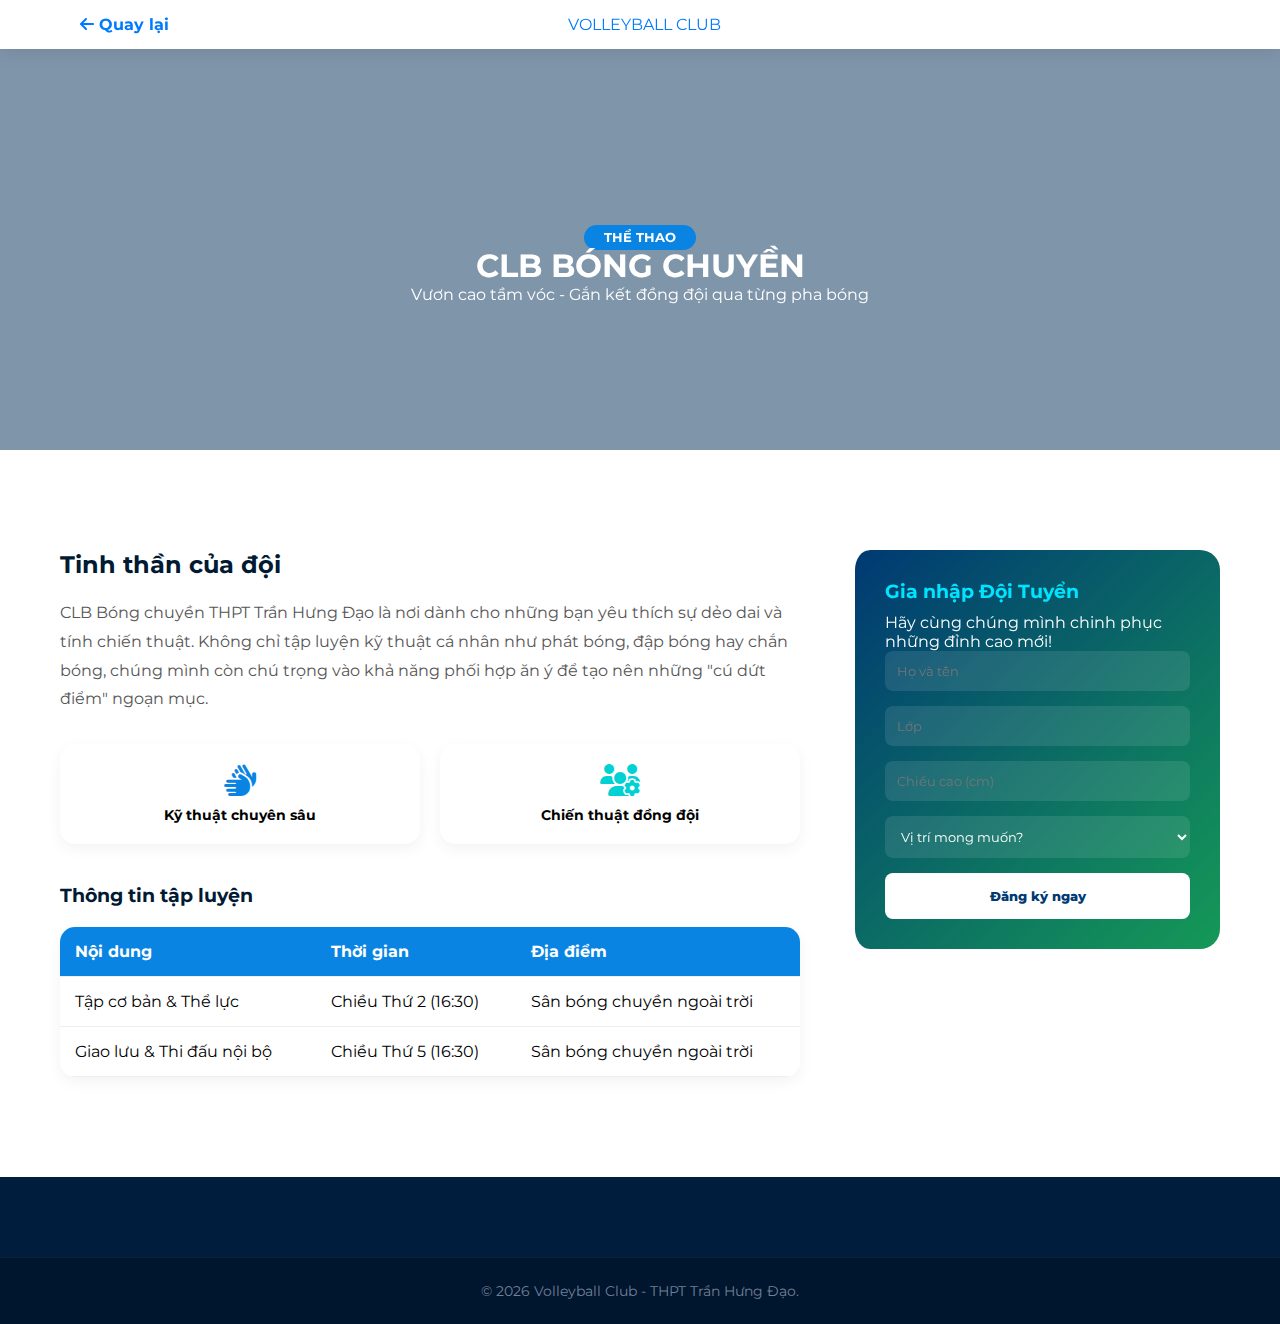
<file: clb-bong-chuyen.html>
<!DOCTYPE html>
<html lang="vi">
<head>
    <meta charset="UTF-8">
    <meta name="viewport" content="width=device-width, initial-scale=1.0">
    <title>CLB Bóng Chuyền - THPT Trần Hưng Đạo</title>
    <link rel="stylesheet" href="style.css">
    <link rel="stylesheet" href="https://cdnjs.cloudflare.com/ajax/libs/font-awesome/6.4.2/css/all.min.css">
    <link href="https://fonts.googleapis.com/css2?family=Montserrat:wght@400;600;800&display=swap" rel="stylesheet">
</head>
<body class="club-detail-page">

    <nav class="navbar scrolled">
        <a href="index.html" class="back-btn"><i class="fas fa-arrow-left"></i> Quay lại</a>
        <div class="logo">VOLLEYBALL CLUB</div>
        <div style="width: 80px;"></div> 
    </nav>

    <header class="club-hero volleyball-hero">
        <div class="overlay"></div>
        <div class="hero-content">
            <span class="club-tag vball-tag">Thể Thao</span>
            <h1>CLB BÓNG CHUYỀN</h1>
            <p>Vươn cao tầm vóc - Gắn kết đồng đội qua từng pha bóng</p>
        </div>
    </header>

    <main class="container">
        <div class="club-grid">
            <div class="club-info">
                <h2>Tinh thần của đội</h2>
                <p>CLB Bóng chuyền THPT Trần Hưng Đạo là nơi dành cho những bạn yêu thích sự dẻo dai và tính chiến thuật. Không chỉ tập luyện kỹ thuật cá nhân như phát bóng, đập bóng hay chắn bóng, chúng mình còn chú trọng vào khả năng phối hợp ăn ý để tạo nên những "cú dứt điểm" ngoạn mục.</p>
                
                <div class="highlights">
                    <div class="h-item">
                        <i class="fas fa-hands" style="color: #0984e3;"></i>
                        <span>Kỹ thuật chuyên sâu</span>
                    </div>
                    <div class="h-item">
                        <i class="fas fa-users-cog" style="color: #00d2d3;"></i>
                        <span>Chiến thuật đồng đội</span>
                    </div>
                </div>

                <h3>Thông tin tập luyện</h3>
                <table class="schedule-table vball-table">
                    <tr>
                        <th>Nội dung</th>
                        <th>Thời gian</th>
                        <th>Địa điểm</th>
                    </tr>
                    <tr>
                        <td>Tập cơ bản & Thể lực</td>
                        <td>Chiều Thứ 2 (16:30)</td>
                        <td>Sân bóng chuyền ngoài trời</td>
                    </tr>
                    <tr>
                        <td>Giao lưu & Thi đấu nội bộ</td>
                        <td>Chiều Thứ 5 (16:30)</td>
                        <td>Sân bóng chuyền ngoài trời</td>
                    </tr>
                </table>
            </div>

            <aside class="club-registration">
                <div class="reg-card vball-card">
                    <h3>Gia nhập Đội Tuyển</h3>
                    <p>Hãy cùng chúng mình chinh phục những đỉnh cao mới!</p>
                    <form id="regFormVball">
                        <input type="text" placeholder="Họ và tên" required>
                        <input type="text" placeholder="Lớp" required>
                        <input type="number" placeholder="Chiều cao (cm)" required>
                        <select required>
                            <option value="">Vị trí mong muốn?</option>
                            <option value="Chủ công">Chủ công (Outside Hitter)</option>
                            <option value="Chuyền hai">Chuyền hai (Setter)</option>
                            <option value="Phụ công">Phụ công (Middle Blocker)</option>
                            <option value="Libero">Libero (Phòng thủ)</option>
                        </select>
                        <button type="submit" class="btn-submit vball-btn">Đăng ký ngay</button>
                    </form>
                </div>
            </aside>
        </div>
    </main>

    <footer id="contact">
        <div class="footer-bottom">
            &copy; 2026 Volleyball Club - THPT Trần Hưng Đạo.
        </div>
    </footer>

    <script>
        document.getElementById('regFormVball').onsubmit = function(e) {
            e.preventDefault();
            alert('Thông tin của bạn đã được gửi đi. Hẹn gặp bạn tại buổi thử sân tới nhé!');
        }
    </script>
</body>
</html>
</file>
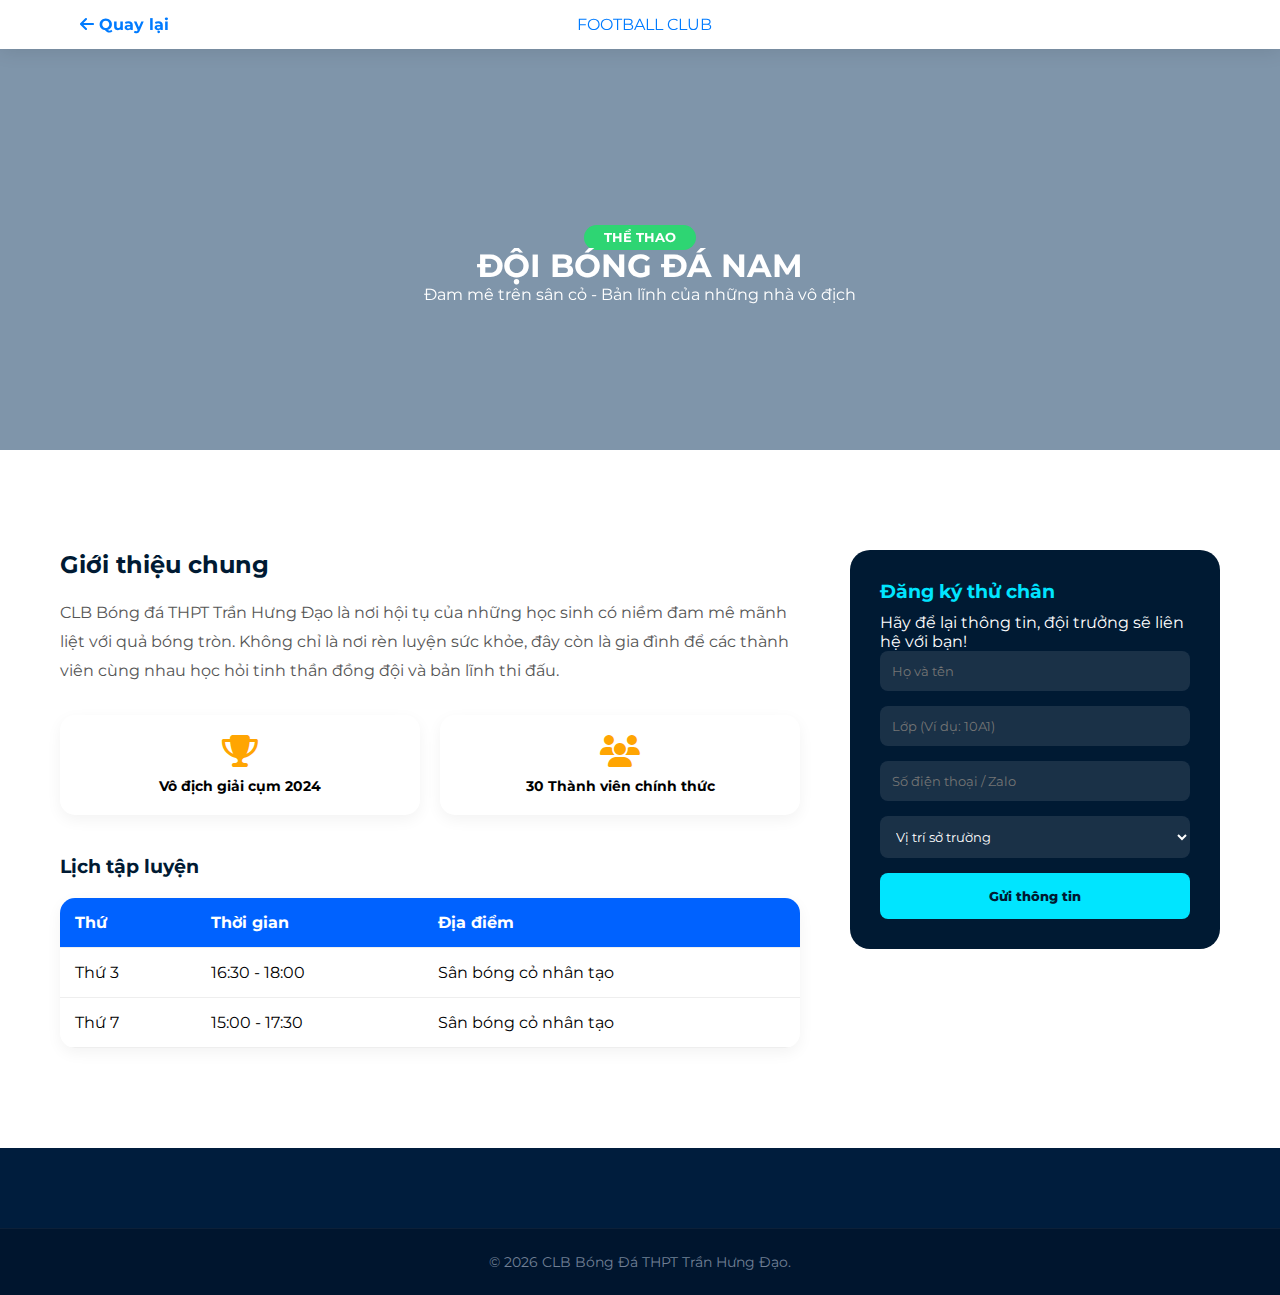
<file: clb-bong-da.html>
<!DOCTYPE html>
<html lang="vi">
<head>
    <meta charset="UTF-8">
    <meta name="viewport" content="width=device-width, initial-scale=1.0">
    <title>CLB Bóng Đá - THPT Trần Hưng Đạo</title>
    <link rel="stylesheet" href="style.css">
    <link rel="stylesheet" href="https://cdnjs.cloudflare.com/ajax/libs/font-awesome/6.4.2/css/all.min.css">
    <link href="https://fonts.googleapis.com/css2?family=Montserrat:wght@400;600;800&display=swap" rel="stylesheet">
</head>
<body class="club-detail-page">

    <nav class="navbar scrolled">
        <a href="index.html" class="back-btn"><i class="fas fa-arrow-left"></i> Quay lại</a>
        <div class="logo">FOOTBALL CLUB</div>
        <div style="width: 80px;"></div> </nav>

    <header class="club-hero football">
        <div class="overlay"></div>
        <div class="hero-content">
            <span class="club-tag">Thể thao</span>
            <h1>ĐỘI BÓNG ĐÁ NAM</h1>
            <p>Đam mê trên sân cỏ - Bản lĩnh của những nhà vô địch</p>
        </div>
    </header>

    <main class="container">
        <div class="club-grid">
            <div class="club-info">
                <h2>Giới thiệu chung</h2>
                <p>CLB Bóng đá THPT Trần Hưng Đạo là nơi hội tụ của những học sinh có niềm đam mê mãnh liệt với quả bóng tròn. Không chỉ là nơi rèn luyện sức khỏe, đây còn là gia đình để các thành viên cùng nhau học hỏi tinh thần đồng đội và bản lĩnh thi đấu.</p>
                
                <div class="highlights">
                    <div class="h-item">
                        <i class="fas fa-trophy"></i>
                        <span>Vô địch giải cụm 2024</span>
                    </div>
                    <div class="h-item">
                        <i class="fas fa-users"></i>
                        <span>30 Thành viên chính thức</span>
                    </div>
                </div>

                <h3>Lịch tập luyện</h3>
                <table class="schedule-table">
                    <tr>
                        <th>Thứ</th>
                        <th>Thời gian</th>
                        <th>Địa điểm</th>
                    </tr>
                    <tr>
                        <td>Thứ 3</td>
                        <td>16:30 - 18:00</td>
                        <td>Sân bóng cỏ nhân tạo</td>
                    </tr>
                    <tr>
                        <td>Thứ 7</td>
                        <td>15:00 - 17:30</td>
                        <td>Sân bóng cỏ nhân tạo</td>
                    </tr>
                </table>
            </div>

            <aside class="club-registration">
                <div class="reg-card">
                    <h3>Đăng ký thử chân</h3>
                    <p>Hãy để lại thông tin, đội trưởng sẽ liên hệ với bạn!</p>
                    <form id="regForm">
                        <input type="text" placeholder="Họ và tên" required>
                        <input type="text" placeholder="Lớp (Ví dụ: 10A1)" required>
                        <input type="tel" placeholder="Số điện thoại / Zalo" required>
                        <select>
                            <option value="">Vị trí sở trường</option>
                            <option value="GK">Thủ môn</option>
                            <option value="DF">Hậu vệ</option>
                            <option value="MF">Tiền vệ</option>
                            <option value="FW">Tiền đạo</option>
                        </select>
                        <button type="submit" class="btn-submit">Gửi thông tin</button>
                    </form>
                </div>
            </aside>
        </div>
    </main>

    <footer id="contact">
        <div class="footer-bottom">
            &copy; 2026 CLB Bóng Đá THPT Trần Hưng Đạo.
        </div>
    </footer>

    <script>
        document.getElementById('regForm').onsubmit = function(e) {
            e.preventDefault();
            alert('Cảm ơn bạn đã đăng ký! Chúng mình sẽ liên hệ sớm nhất.');
        }
    </script>
</body>
</html>
</file>
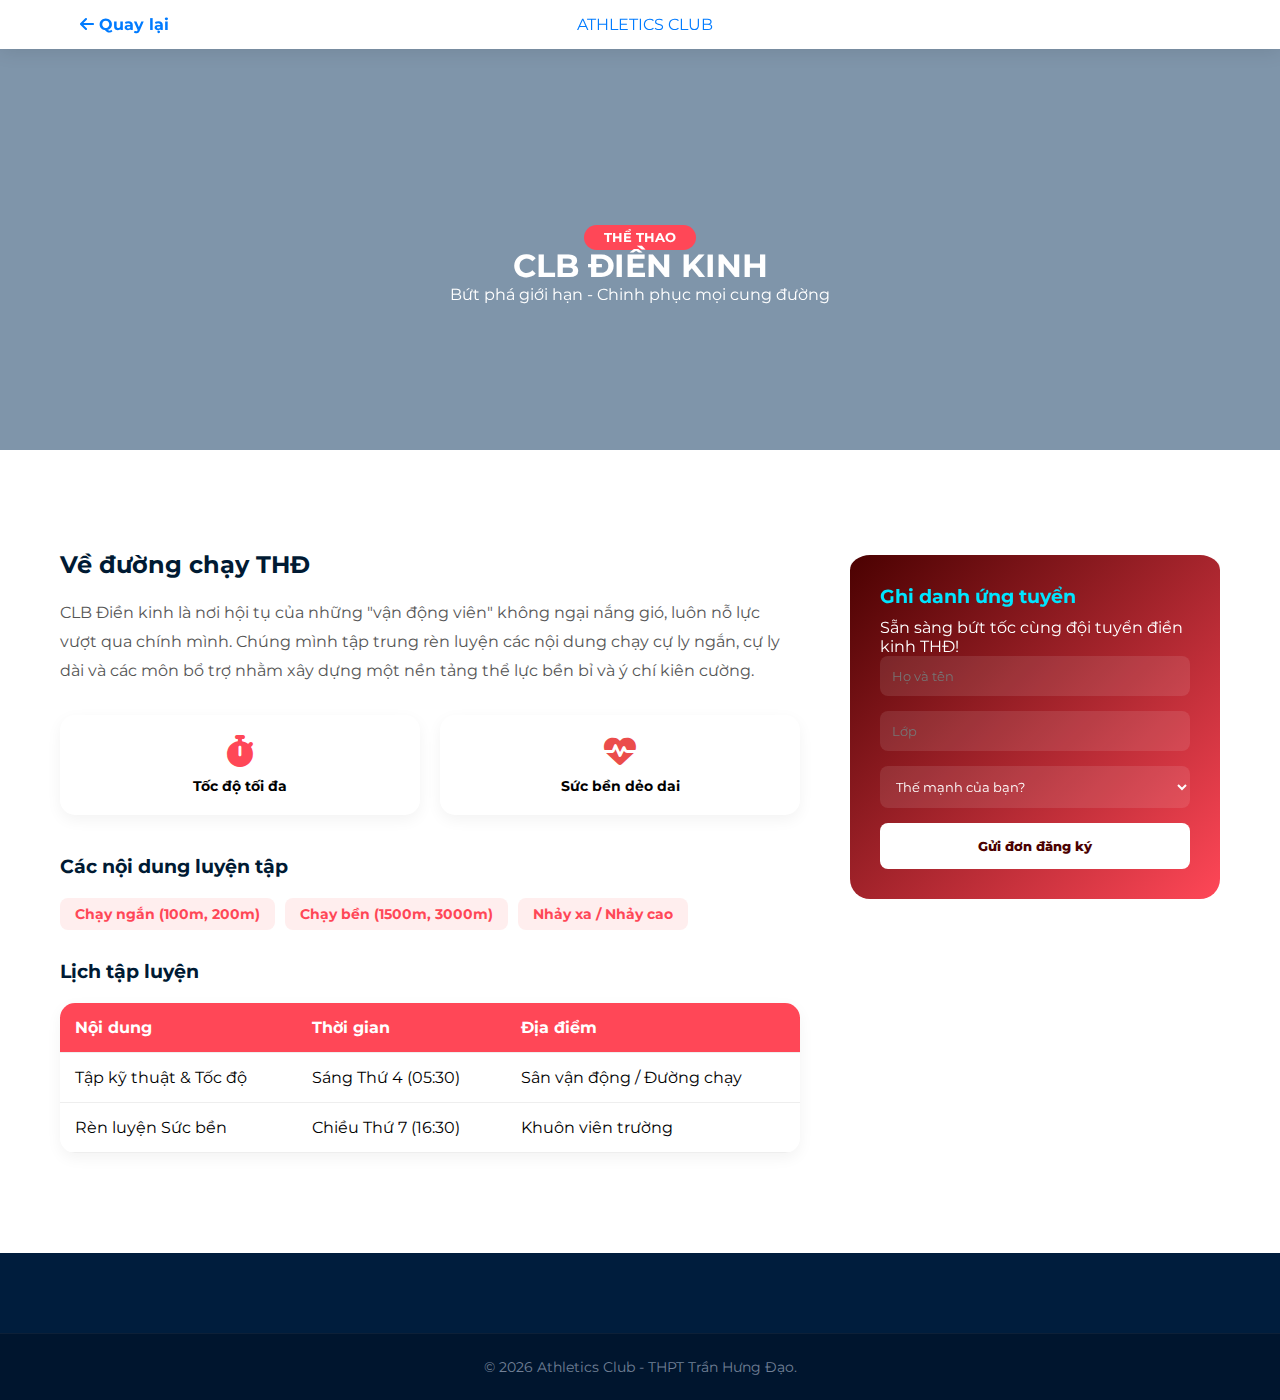
<file: clb-dien-kinh.html>
<!DOCTYPE html>
<html lang="vi">
<head>
    <meta charset="UTF-8">
    <meta name="viewport" content="width=device-width, initial-scale=1.0">
    <title>CLB Điền Kinh - THPT Trần Hưng Đạo</title>
    <link rel="stylesheet" href="style.css">
    <link rel="stylesheet" href="https://cdnjs.cloudflare.com/ajax/libs/font-awesome/6.4.2/css/all.min.css">
    <link href="https://fonts.googleapis.com/css2?family=Montserrat:wght@400;600;800&display=swap" rel="stylesheet">
</head>
<body class="club-detail-page">

    <nav class="navbar scrolled">
        <a href="index.html" class="back-btn"><i class="fas fa-arrow-left"></i> Quay lại</a>
        <div class="logo">ATHLETICS CLUB</div>
        <div style="width: 80px;"></div> 
    </nav>

    <header class="club-hero track-hero">
        <div class="overlay"></div>
        <div class="hero-content">
            <span class="club-tag track-tag">Thể Thao</span>
            <h1>CLB ĐIỀN KINH</h1>
            <p>Bứt phá giới hạn - Chinh phục mọi cung đường</p>
        </div>
    </header>

    <main class="container">
        <div class="club-grid">
            <div class="club-info">
                <h2>Về đường chạy THĐ</h2>
                <p>CLB Điền kinh là nơi hội tụ của những "vận động viên" không ngại nắng gió, luôn nỗ lực vượt qua chính mình. Chúng mình tập trung rèn luyện các nội dung chạy cự ly ngắn, cự ly dài và các môn bổ trợ nhằm xây dựng một nền tảng thể lực bền bỉ và ý chí kiên cường.</p>
                
                <div class="highlights">
                    <div class="h-item">
                        <i class="fas fa-stopwatch" style="color: #ff4757;"></i>
                        <span>Tốc độ tối đa</span>
                    </div>
                    <div class="h-item">
                        <i class="fas fa-heartbeat" style="color: #eb4d4b;"></i>
                        <span>Sức bền dẻo dai</span>
                    </div>
                </div>

                <h3>Các nội dung luyện tập</h3>
                <div class="track-types">
                    <div class="type-item">Chạy ngắn (100m, 200m)</div>
                    <div class="type-item">Chạy bền (1500m, 3000m)</div>
                    <div class="type-item">Nhảy xa / Nhảy cao</div>
                </div>

                <h3>Lịch tập luyện</h3>
                <table class="schedule-table track-table">
                    <tr>
                        <th>Nội dung</th>
                        <th>Thời gian</th>
                        <th>Địa điểm</th>
                    </tr>
                    <tr>
                        <td>Tập kỹ thuật & Tốc độ</td>
                        <td>Sáng Thứ 4 (05:30)</td>
                        <td>Sân vận động / Đường chạy</td>
                    </tr>
                    <tr>
                        <td>Rèn luyện Sức bền</td>
                        <td>Chiều Thứ 7 (16:30)</td>
                        <td>Khuôn viên trường</td>
                    </tr>
                </table>
            </div>

            <aside class="club-registration">
                <div class="reg-card track-card">
                    <h3>Ghi danh ứng tuyển</h3>
                    <p>Sẵn sàng bứt tốc cùng đội tuyển điền kinh THĐ!</p>
                    <form id="regFormTrack">
                        <input type="text" placeholder="Họ và tên" required>
                        <input type="text" placeholder="Lớp" required>
                        <select required>
                            <option value="">Thế mạnh của bạn?</option>
                            <option value="Short">Chạy cự ly ngắn</option>
                            <option value="Long">Chạy cự ly dài</option>
                            <option value="Jump">Nhảy xa/Nhảy cao</option>
                            <option value="Other">Khác (Cần tư vấn)</option>
                        </select>
                        <button type="submit" class="btn-submit track-btn">Gửi đơn đăng ký</button>
                    </form>
                </div>
            </aside>
        </div>
    </main>

    <footer id="contact">
        <div class="footer-bottom">
            &copy; 2026 Athletics Club - THPT Trần Hưng Đạo.
        </div>
    </footer>

    <script>
        document.getElementById('regFormTrack').onsubmit = function(e) {
            e.preventDefault();
            alert('Thông tin đã được ghi nhận! Đội trưởng sẽ liên hệ với bạn để kiểm tra thể lực nhé.');
        }
    </script>
</body>
</html>
</file>
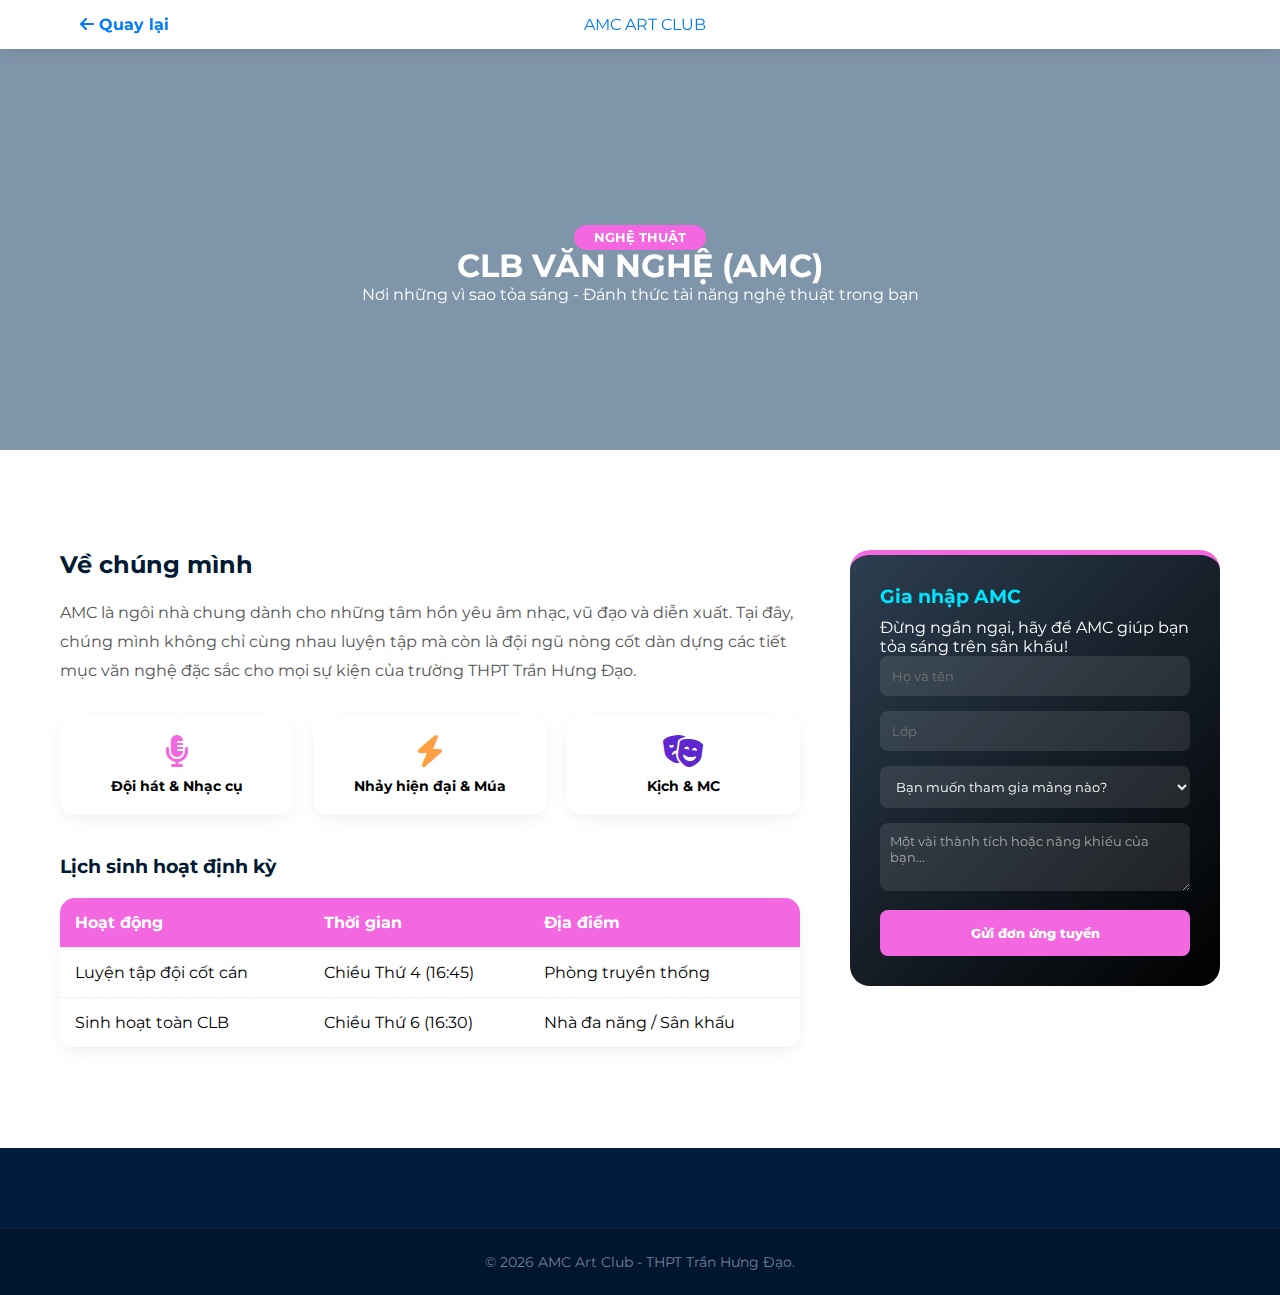
<file: clb-nghe-thuat.html>
<!DOCTYPE html>
<html lang="vi">
<head>
    <meta charset="UTF-8">
    <meta name="viewport" content="width=device-width, initial-scale=1.0">
    <title>CLB Văn Nghệ - THPT Trần Hưng Đạo</title>
    <link rel="stylesheet" href="style.css">
    <link rel="stylesheet" href="https://cdnjs.cloudflare.com/ajax/libs/font-awesome/6.4.2/css/all.min.css">
    <link href="https://fonts.googleapis.com/css2?family=Montserrat:wght@400;600;800&display=swap" rel="stylesheet">
</head>
<body class="club-detail-page">

    <nav class="navbar scrolled">
        <a href="index.html" class="back-btn"><i class="fas fa-arrow-left"></i> Quay lại</a>
        <div class="logo">AMC ART CLUB</div>
        <div style="width: 80px;"></div> 
    </nav>

    <header class="club-hero art-hero">
        <div class="overlay"></div>
        <div class="hero-content">
            <span class="club-tag art-tag">Nghệ thuật</span>
            <h1>CLB VĂN NGHỆ (AMC)</h1>
            <p>Nơi những vì sao tỏa sáng - Đánh thức tài năng nghệ thuật trong bạn</p>
        </div>
    </header>

    <main class="container">
        <div class="club-grid">
            <div class="club-info">
                <h2>Về chúng mình</h2>
                <p>AMC là ngôi nhà chung dành cho những tâm hồn yêu âm nhạc, vũ đạo và diễn xuất. Tại đây, chúng mình không chỉ cùng nhau luyện tập mà còn là đội ngũ nòng cốt dàn dựng các tiết mục văn nghệ đặc sắc cho mọi sự kiện của trường THPT Trần Hưng Đạo.</p>
                
                <div class="highlights">
                    <div class="h-item">
                        <i class="fas fa-microphone-alt" style="color: #f368e0;"></i>
                        <span>Đội hát & Nhạc cụ</span>
                    </div>
                    <div class="h-item">
                        <i class="fas fa-bolt" style="color: #ff9f43;"></i>
                        <span>Nhảy hiện đại & Múa</span>
                    </div>
                    <div class="h-item">
                        <i class="fas fa-theater-masks" style="color: #5f27cd;"></i>
                        <span>Kịch & MC</span>
                    </div>
                </div>

                <h3>Lịch sinh hoạt định kỳ</h3>
                <table class="schedule-table art-table">
                    <tr>
                        <th>Hoạt động</th>
                        <th>Thời gian</th>
                        <th>Địa điểm</th>
                    </tr>
                    <tr>
                        <td>Luyện tập đội cốt cán</td>
                        <td>Chiều Thứ 4 (16:45)</td>
                        <td>Phòng truyền thống</td>
                    </tr>
                    <tr>
                        <td>Sinh hoạt toàn CLB</td>
                        <td>Chiều Thứ 6 (16:30)</td>
                        <td>Nhà đa năng / Sân khấu</td>
                    </tr>
                </table>
            </div>

            <aside class="club-registration">
                <div class="reg-card art-card">
                    <h3>Gia nhập AMC</h3>
                    <p>Đừng ngần ngại, hãy để AMC giúp bạn tỏa sáng trên sân khấu!</p>
                    <form id="regFormArt">
                        <input type="text" placeholder="Họ và tên" required>
                        <input type="text" placeholder="Lớp" required>
                        <select required>
                            <option value="">Bạn muốn tham gia mảng nào?</option>
                            <option value="Sing">Hát / Rap</option>
                            <option value="Dance">Nhảy / Múa</option>
                            <option value="Instrument">Nhạc cụ</option>
                            <option value="MC">MC / Diễn xuất</option>
                        </select>
                        <textarea placeholder="Một vài thành tích hoặc năng khiếu của bạn..." rows="3" style="width:100%; padding:10px; border-radius:8px; background:rgba(255,255,255,0.1); color:white; border:none; outline:none; margin-bottom:15px;"></textarea>
                        <button type="submit" class="btn-submit art-btn">Gửi đơn ứng tuyển</button>
                    </form>
                </div>
            </aside>
        </div>
    </main>

    <footer id="contact">
        <div class="footer-bottom">
            &copy; 2026 AMC Art Club - THPT Trần Hưng Đạo.
        </div>
    </footer>

    <script>
        document.getElementById('regFormArt').onsubmit = function(e) {
            e.preventDefault();
            alert('Đơn của bạn đã được gửi đến ban chủ nhiệm AMC! Hãy chuẩn bị cho buổi casting nhé.');
        }
    </script>
</body>
</html>
</file>
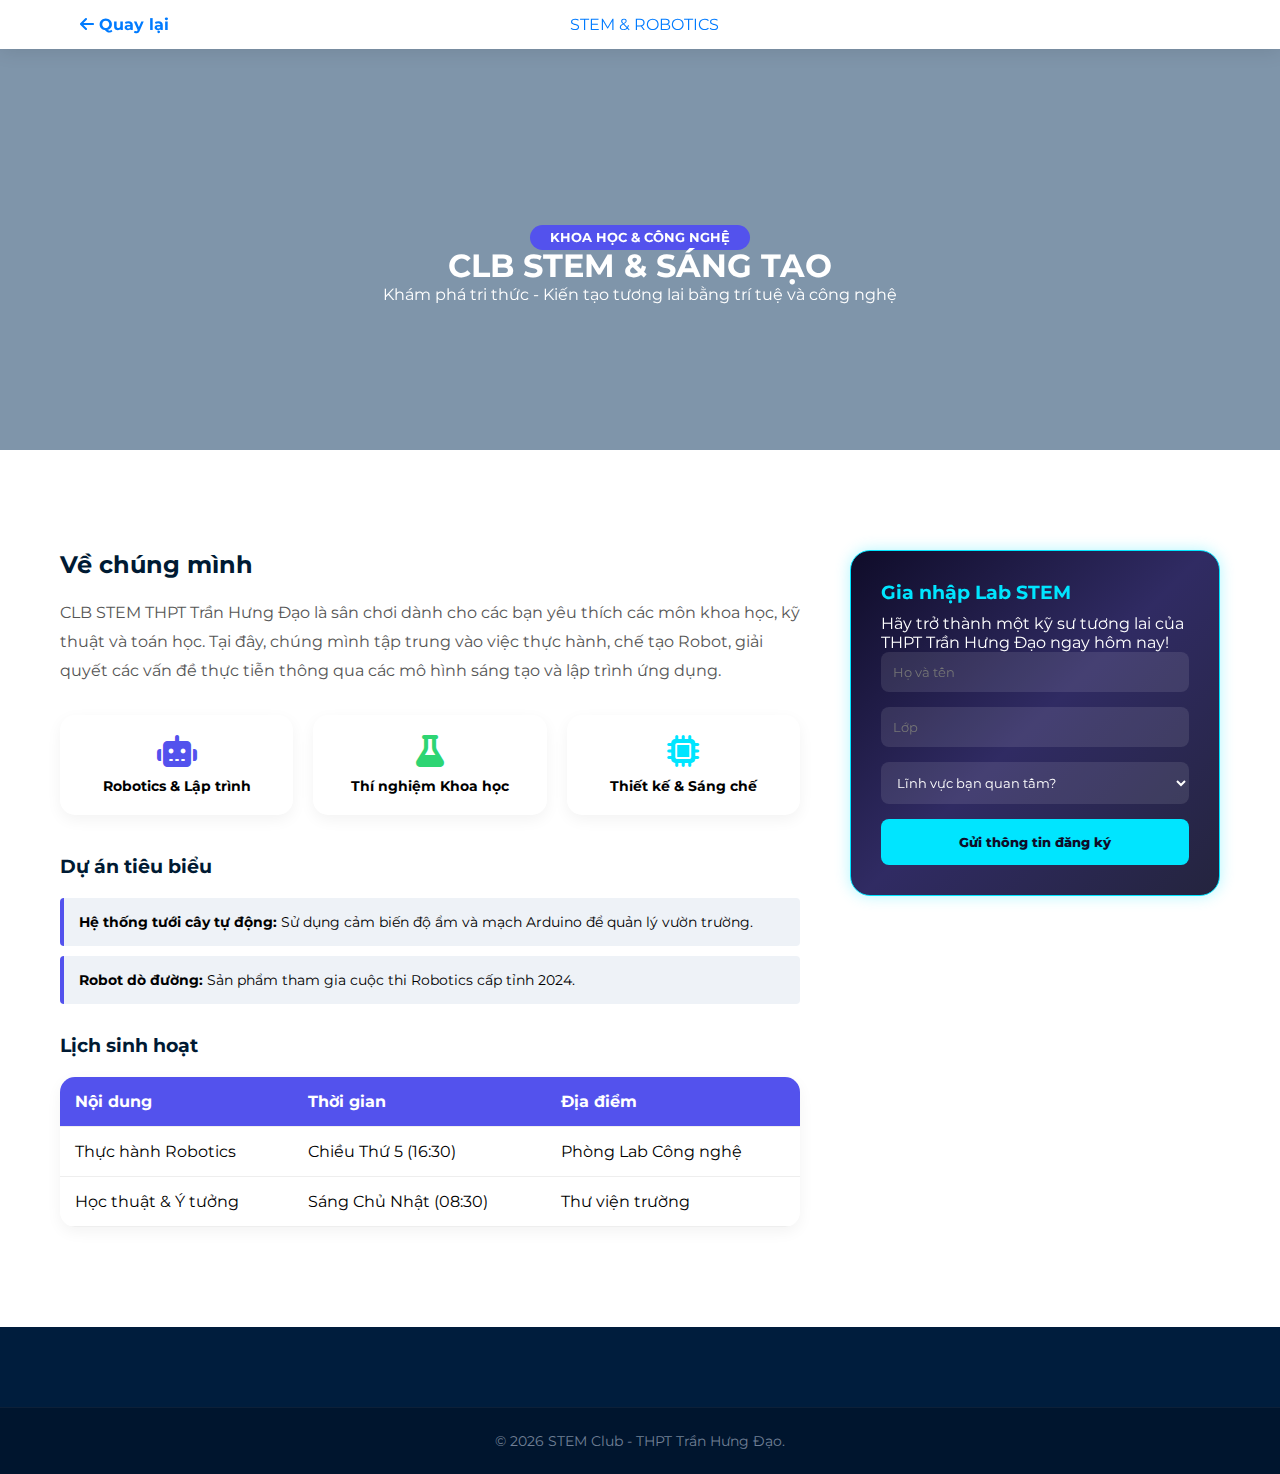
<file: clb-stem.html>
<!DOCTYPE html>
<html lang="vi">
<head>
    <meta charset="UTF-8">
    <meta name="viewport" content="width=device-width, initial-scale=1.0">
    <title>CLB STEM - THPT Trần Hưng Đạo</title>
    <link rel="stylesheet" href="style.css">
    <link rel="stylesheet" href="https://cdnjs.cloudflare.com/ajax/libs/font-awesome/6.4.2/css/all.min.css">
    <link href="https://fonts.googleapis.com/css2?family=Montserrat:wght@400;600;800&display=swap" rel="stylesheet">
</head>
<body class="club-detail-page">

    <nav class="navbar scrolled">
        <a href="index.html" class="back-btn"><i class="fas fa-arrow-left"></i> Quay lại</a>
        <div class="logo">STEM & ROBOTICS</div>
        <div style="width: 80px;"></div> 
    </nav>

    <header class="club-hero stem-hero">
        <div class="overlay"></div>
        <div class="hero-content">
            <span class="club-tag stem-tag">Khoa học & Công nghệ</span>
            <h1>CLB STEM & SÁNG TẠO</h1>
            <p>Khám phá tri thức - Kiến tạo tương lai bằng trí tuệ và công nghệ</p>
        </div>
    </header>

    <main class="container">
        <div class="club-grid">
            <div class="club-info">
                <h2>Về chúng mình</h2>
                <p>CLB STEM THPT Trần Hưng Đạo là sân chơi dành cho các bạn yêu thích các môn khoa học, kỹ thuật và toán học. Tại đây, chúng mình tập trung vào việc thực hành, chế tạo Robot, giải quyết các vấn đề thực tiễn thông qua các mô hình sáng tạo và lập trình ứng dụng.</p>
                
                <div class="highlights">
                    <div class="h-item">
                        <i class="fas fa-robot" style="color: #5352ed;"></i>
                        <span>Robotics & Lập trình</span>
                    </div>
                    <div class="h-item">
                        <i class="fas fa-flask" style="color: #2ed573;"></i>
                        <span>Thí nghiệm Khoa học</span>
                    </div>
                    <div class="h-item">
                        <i class="fas fa-microchip" style="color: #00e5ff;"></i>
                        <span>Thiết kế & Sáng chế</span>
                    </div>
                </div>

                <h3>Dự án tiêu biểu</h3>
                <div class="project-list">
                    <div class="project-item">
                        <strong>Hệ thống tưới cây tự động:</strong> Sử dụng cảm biến độ ẩm và mạch Arduino để quản lý vườn trường.
                    </div>
                    <div class="project-item">
                        <strong>Robot dò đường:</strong> Sản phẩm tham gia cuộc thi Robotics cấp tỉnh 2024.
                    </div>
                </div>

                <h3>Lịch sinh hoạt</h3>
                <table class="schedule-table stem-table">
                    <tr>
                        <th>Nội dung</th>
                        <th>Thời gian</th>
                        <th>Địa điểm</th>
                    </tr>
                    <tr>
                        <td>Thực hành Robotics</td>
                        <td>Chiều Thứ 5 (16:30)</td>
                        <td>Phòng Lab Công nghệ</td>
                    </tr>
                    <tr>
                        <td>Học thuật & Ý tưởng</td>
                        <td>Sáng Chủ Nhật (08:30)</td>
                        <td>Thư viện trường</td>
                    </tr>
                </table>
            </div>

            <aside class="club-registration">
                <div class="reg-card stem-card">
                    <h3>Gia nhập Lab STEM</h3>
                    <p>Hãy trở thành một kỹ sư tương lai của THPT Trần Hưng Đạo ngay hôm nay!</p>
                    <form id="regFormStem">
                        <input type="text" placeholder="Họ và tên" required>
                        <input type="text" placeholder="Lớp" required>
                        <select required>
                            <option value="">Lĩnh vực bạn quan tâm?</option>
                            <option value="Robot">Lập trình & Robotics</option>
                            <option value="Chemistry">Hóa học & Sinh học</option>
                            <option value="Physics">Vật lý & Cơ khí</option>
                            <option value="Math">Toán học ứng dụng</option>
                        </select>
                        <button type="submit" class="btn-submit stem-btn">Gửi thông tin đăng ký</button>
                    </form>
                </div>
            </aside>
        </div>
    </main>

    <footer id="contact">
        <div class="footer-bottom">
            &copy; 2026 STEM Club - THPT Trần Hưng Đạo.
        </div>
    </footer>

    <script>
        document.getElementById('regFormStem').onsubmit = function(e) {
            e.preventDefault();
            alert('Chào mừng bạn đến với kỷ nguyên công nghệ! Đơn đăng ký đã được gửi đi.');
        }
    </script>
</body>
</html>
</file>
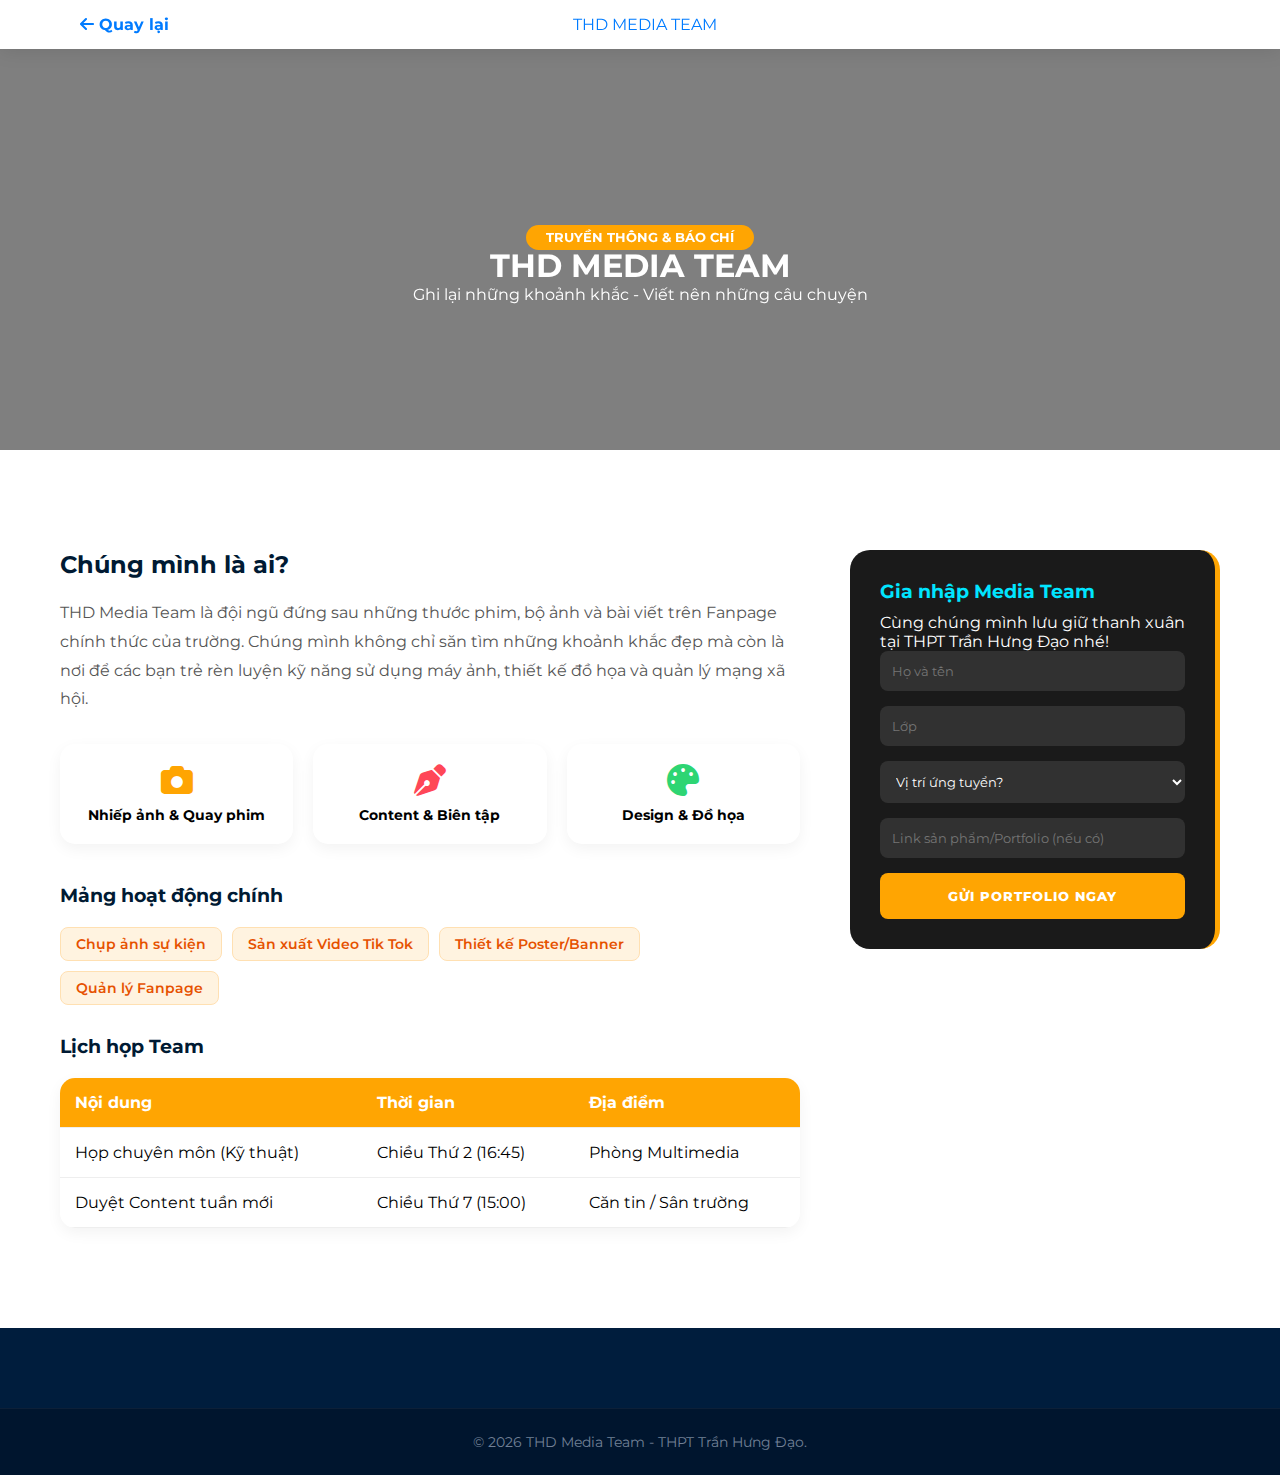
<file: clb-truyen-thong.html>
<!DOCTYPE html>
<html lang="vi">
<head>
    <meta charset="UTF-8">
    <meta name="viewport" content="width=device-width, initial-scale=1.0">
    <title>THD Media Team - THPT Trần Hưng Đạo</title>
    <link rel="stylesheet" href="style.css">
    <link rel="stylesheet" href="https://cdnjs.cloudflare.com/ajax/libs/font-awesome/6.4.2/css/all.min.css">
    <link href="https://fonts.googleapis.com/css2?family=Montserrat:wght@400;600;800&display=swap" rel="stylesheet">
</head>
<body class="club-detail-page">

    <nav class="navbar scrolled">
        <a href="index.html" class="back-btn"><i class="fas fa-arrow-left"></i> Quay lại</a>
        <div class="logo">THD MEDIA TEAM</div>
        <div style="width: 80px;"></div> 
    </nav>

    <header class="club-hero media-hero">
        <div class="overlay"></div>
        <div class="hero-content">
            <span class="club-tag media-tag">Truyền thông & Báo chí</span>
            <h1>THD MEDIA TEAM</h1>
            <p>Ghi lại những khoảnh khắc - Viết nên những câu chuyện</p>
        </div>
    </header>

    <main class="container">
        <div class="club-grid">
            <div class="club-info">
                <h2>Chúng mình là ai?</h2>
                <p>THD Media Team là đội ngũ đứng sau những thước phim, bộ ảnh và bài viết trên Fanpage chính thức của trường. Chúng mình không chỉ săn tìm những khoảnh khắc đẹp mà còn là nơi để các bạn trẻ rèn luyện kỹ năng sử dụng máy ảnh, thiết kế đồ họa và quản lý mạng xã hội.</p>
                
                <div class="highlights">
                    <div class="h-item">
                        <i class="fas fa-camera" style="color: #ffa502;"></i>
                        <span>Nhiếp ảnh & Quay phim</span>
                    </div>
                    <div class="h-item">
                        <i class="fas fa-pen-nib" style="color: #ff4757;"></i>
                        <span>Content & Biên tập</span>
                    </div>
                    <div class="h-item">
                        <i class="fas fa-palette" style="color: #2ed573;"></i>
                        <span>Design & Đồ họa</span>
                    </div>
                </div>

                <h3>Mảng hoạt động chính</h3>
                <div class="media-services">
                    <div class="service-tag">Chụp ảnh sự kiện</div>
                    <div class="service-tag">Sản xuất Video Tik Tok</div>
                    <div class="service-tag">Thiết kế Poster/Banner</div>
                    <div class="service-tag">Quản lý Fanpage</div>
                </div>

                <h3>Lịch họp Team</h3>
                <table class="schedule-table media-table">
                    <tr>
                        <th>Nội dung</th>
                        <th>Thời gian</th>
                        <th>Địa điểm</th>
                    </tr>
                    <tr>
                        <td>Họp chuyên môn (Kỹ thuật)</td>
                        <td>Chiều Thứ 2 (16:45)</td>
                        <td>Phòng Multimedia</td>
                    </tr>
                    <tr>
                        <td>Duyệt Content tuần mới</td>
                        <td>Chiều Thứ 7 (15:00)</td>
                        <td>Căn tin / Sân trường</td>
                    </tr>
                </table>
            </div>

            <aside class="club-registration">
                <div class="reg-card media-card">
                    <h3>Gia nhập Media Team</h3>
                    <p>Cùng chúng mình lưu giữ thanh xuân tại THPT Trần Hưng Đạo nhé!</p>
                    <form id="regFormMedia">
                        <input type="text" placeholder="Họ và tên" required>
                        <input type="text" placeholder="Lớp" required>
                        <select required>
                            <option value="">Vị trí ứng tuyển?</option>
                            <option value="Photo">Photographer (Chụp ảnh)</option>
                            <option value="Video">Video Editor (Dựng phim)</option>
                            <option value="Content">Content Creator (Viết bài)</option>
                            <option value="Design">Designer (Thiết kế)</option>
                        </select>
                        <input type="text" placeholder="Link sản phẩm/Portfolio (nếu có)">
                        <button type="submit" class="btn-submit media-btn">Gửi Portfolio ngay</button>
                    </form>
                </div>
            </aside>
        </div>
    </main>

    <footer id="contact">
        <div class="footer-bottom">
            &copy; 2026 THD Media Team - THPT Trần Hưng Đạo.
        </div>
    </footer>

    <script>
        document.getElementById('regFormMedia').onsubmit = function(e) {
            e.preventDefault();
            alert('Wow! Media Team đã nhận được tín hiệu từ bạn. Hãy check tin nhắn sớm nhé!');
        }
    </script>
</body>
</html>
</file>
<file: style.css>
:root {
    --primary: #007bff;
    --accent: #00d2d3;
    --text: #2c3e50;
    --white: #ffffff;
    --bg-light: #f8faff;
}

* { margin: 0; padding: 0; box-sizing: border-box; font-family: 'Montserrat', sans-serif; }
html { scroll-behavior: smooth; }

/* NAVBAR */
.navbar {
    display: flex; justify-content: space-between; align-items: center;
    padding: 20px 80px; position: fixed; width: 100%; top: 0; z-index: 1000;
    transition: 0.4s; color: white;
}
.navbar.scrolled { background: white; color: var(--primary); box-shadow: 0 2px 20px rgba(0,0,0,0.1); padding: 15px 80px; }
.nav-links { display: flex; list-style: none; }
.nav-links li { margin-left: 35px; }
.nav-links a { text-decoration: none; color: inherit; font-weight: 700; font-size: 0.9rem; }

/* HERO */
.hero {
    height: 85vh; background: url('https://images.unsplash.com/photo-1523050854058-8df90110c9f1?w=1600') center/cover;
    display: flex; align-items: center; justify-content: center; position: relative; color: white; text-align: center;
}
.overlay { position: absolute; top: 0; left: 0; width: 100%; height: 100%; background: rgba(0, 43, 85, 0.5); }
.hero-content { z-index: 1; }
.hero h1 { font-size: 4rem; font-weight: 800; letter-spacing: -1px; }

.btn-main {
    padding: 15px 40px; background: var(--white); color: var(--primary);
    border-radius: 50px; text-decoration: none; font-weight: 800; display: inline-block; margin-top: 30px;
    transition: 0.3s;
}
.btn-main:hover { transform: scale(1.05); box-shadow: 0 10px 20px rgba(0,0,0,0.2); }

/* STATS */
.stats {
    display: flex; justify-content: space-around; background: white; width: 80%;
    margin: -60px auto 50px; padding: 40px; border-radius: 20px; box-shadow: 0 20px 40px rgba(0,0,0,0.05);
    position: relative; z-index: 10;
}
.stat-item h3 { font-size: 2.5rem; color: var(--primary); }
.stat-item p { font-weight: 600; color: #7f8c8d; text-transform: uppercase; font-size: 0.8rem; }

/* CLUBS */
.container { max-width: 1200px; margin: 100px auto; padding: 0 20px; }
.section-header { text-align: center; margin-bottom: 60px; }
.section-header h2 { font-size: 2.5rem; color: #1a2a6c; }

.grid-container { display: grid; grid-template-columns: repeat(auto-fit, minmax(320px, 1fr)); gap: 35px; }
.card { background: white; border-radius: 25px; overflow: hidden; box-shadow: 0 10px 30px rgba(0,0,0,0.05); transition: 0.4s; cursor: pointer; border: 1px solid #f0f0f0; }
.card:hover { transform: translateY(-12px); box-shadow: 0 20px 40px rgba(0,123,255,0.15); }
.card-img { height: 230px; }
.card-img img { width: 100%; height: 100%; object-fit: cover; }
.card-content { padding: 30px; }
.tag { padding: 5px 15px; border-radius: 20px; color: white; font-size: 0.7rem; font-weight: 700; margin-bottom: 15px; display: inline-block; }
.tag.art { background: #ff4757; }
.tag.sport { background: #2ed573; }
.tag.science { background: #5352ed; }
.tag.media { background: #ffa502; }

/* EVENTS */
.event-section { background: var(--bg-light); padding: 100px 0; }
.event-list { max-width: 800px; margin: 0 auto; }
.event-item { background: white; padding: 25px; border-radius: 15px; display: flex; align-items: center; margin-bottom: 20px; box-shadow: 0 5px 15px rgba(0,0,0,0.02); }
.event-date { background: #eef5ff; padding: 15px; border-radius: 12px; min-width: 85px; text-align: center; margin-right: 25px; color: var(--primary); }
.event-date .day { font-size: 1.8rem; font-weight: 800; display: block; }
.event-info h3 { font-size: 1.2rem; color: #2f3542; }

.btn-reg { background: var(--primary); color: white; padding: 15px 40px; border-radius: 50px; text-decoration: none; font-weight: 700; display: inline-block; transition: 0.3s; }
.btn-reg:hover { background: #0056b3; transform: scale(1.05); }

/* FOOTER - FIXED LỆCH ICON */
footer { background: #001d3d; color: white; padding: 80px 0 0; }
.footer-content { 
    max-width: 1200px; margin: 0 auto; display: grid; 
    grid-template-columns: repeat(auto-fit, minmax(250px, 1fr)); 
    gap: 40px; padding: 0 40px 60px; 
}
.footer-col h3 { font-size: 1.2rem; margin-bottom: 30px; color: var(--accent); position: relative; }
.footer-col h3::after { content: ''; width: 40px; height: 3px; background: var(--accent); position: absolute; left: 0; bottom: -10px; }
.footer-col p { color: #cbd5e0; margin-bottom: 15px; font-size: 0.95rem; display: flex; align-items: center; }
.footer-col i { margin-right: 15px; color: var(--accent); font-size: 1.1rem; }

/* Wrapper cho Social Icons để thẳng hàng */
.social-wrapper {
    display: flex;
    align-items: center;
    gap: 15px;
    margin-top: 20px;
}
.social-icon {
    width: 45px;
    height: 45px;
    background: rgba(255,255,255,0.05);
    display: flex;
    justify-content: center;
    align-items: center; /* Căn giữa icon theo chiều dọc */
    border-radius: 12px;
    color: white;
    text-decoration: none;
    transition: 0.3s;
    font-size: 1.2rem;
}
.social-icon:hover { background: var(--accent); color: #001d3d; transform: translateY(-5px); }

.footer-bottom { background: #00152e; padding: 25px; text-align: center; color: #718096; font-size: 0.85rem; border-top: 1px solid rgba(255,255,255,0.05); }

/* MOBILE */
@media (max-width: 768px) {
    .navbar { padding: 20px; }
    .nav-links { display: none; }
    .hero h1 { font-size: 2.5rem; }
    .stats { width: 90%; flex-direction: column; gap: 20px; }
}
/* Thêm vào style.css */
.card-img {
    background-color: #e3f2fd; /* Màu nền dự phòng nếu ảnh lỗi */
    display: flex;
    align-items: center;
    justify-content: center;
    position: relative;
}

.card-img img {
    width: 100%;
    height: 100%;
    object-fit: cover;
    display: block;
}

/* Hiệu ứng mờ dần khi ảnh hiện lên */
.card-img img {
    animation: fadeIn 1s;
}

@keyframes fadeIn {
    from { opacity: 0; }
    to { opacity: 1; }
}
/* CSS CHI TIẾT CÂU LẠC BỘ */
.club-hero {
    height: 50vh;
    display: flex;
    align-items: center;
    justify-content: center;
    text-align: center;
    color: white;
    position: relative;
    padding-top: 80px;
}

/* Ảnh nền bóng đá - Link bền vững từ Wikipedia */
.club-hero.football {
    background: url('https://upload.wikimedia.org/wikipedia/commons/thumb/1/1d/Football_Pallo_2.jpg/1280px-Football_Pallo_2.jpg') center/cover;
}

.club-tag {
    background: #2ed573;
    padding: 5px 20px;
    border-radius: 50px;
    font-size: 0.8rem;
    font-weight: 700;
    text-transform: uppercase;
}

.club-grid {
    display: grid;
    grid-template-columns: 2fr 1fr;
    gap: 50px;
    margin-top: 50px;
}

.club-info h2, .club-info h3 { color: #001a33; margin-bottom: 20px; }
.club-info p { line-height: 1.8; color: #555; margin-bottom: 30px; }

.highlights { display: flex; gap: 20px; margin-bottom: 40px; }
.h-item {
    background: white;
    padding: 20px;
    border-radius: 15px;
    box-shadow: 0 5px 15px rgba(0,0,0,0.05);
    display: flex;
    flex-direction: column;
    align-items: center;
    flex: 1;
}
.h-item i { font-size: 2rem; color: #ffa502; margin-bottom: 10px; }
.h-item span { font-weight: 700; font-size: 0.9rem; text-align: center; }

/* Bảng lịch tập */
.schedule-table { width: 100%; border-collapse: collapse; background: white; border-radius: 15px; overflow: hidden; box-shadow: 0 5px 15px rgba(0,0,0,0.05); }
.schedule-table th, .schedule-table td { padding: 15px; text-align: left; border-bottom: 1px solid #eee; }
.schedule-table th { background: #0062ff; color: white; }

/* Form đăng ký */
.reg-card {
    background: #001a33;
    padding: 30px;
    border-radius: 20px;
    color: white;
    position: sticky;
    top: 100px;
}
.reg-card h3 { color: #00e5ff; margin-bottom: 10px; }
.reg-card form input, .reg-card form select {
    width: 100%;
    padding: 12px;
    margin-bottom: 15px;
    border-radius: 8px;
    border: none;
    background: rgba(255,255,255,0.1);
    color: white;
    outline: none;
}
.btn-submit {
    width: 100%;
    padding: 15px;
    border: none;
    border-radius: 8px;
    background: #00e5ff;
    color: #001a33;
    font-weight: 800;
    cursor: pointer;
    transition: 0.3s;
}
.btn-submit:hover { background: white; transform: scale(1.02); }

.back-btn { text-decoration: none; color: inherit; font-weight: 700; }

/* Mobile */
@media (max-width: 768px) {
    .club-grid { grid-template-columns: 1fr; }
    .highlights { flex-direction: column; }
}
/* CSS CHI TIẾT CLB VĂN NGHỆ */
.art-hero {
    background: url('https://upload.wikimedia.org/wikipedia/commons/thumb/d/d9/Opening_ceremony_of_the_European_European_Youth_Olympic_Festival_2015_%28EYOF%29.jpg/1280px-Opening_ceremony_of_the_European_European_Youth_Olympic_Festival_2015_%28EYOF%29.jpg') center/cover !important;
}

.art-tag { background: #f368e0 !important; }

.art-table th { background: #f368e0 !important; }

.art-card {
    background: linear-gradient(135deg, #2c3e50, #000000) !important;
    border-top: 5px solid #f368e0;
}

.art-btn {
    background: #f368e0 !important;
    color: white !important;
}

.art-btn:hover {
    background: white !important;
    color: #f368e0 !important;
}

/* Hiệu ứng cho các item thế mạnh */
.h-item:hover i {
    transform: scale(1.2) rotate(10deg);
    transition: 0.3s;
}

/* Tùy chỉnh form cho văn nghệ */
.reg-card textarea::placeholder { color: #aaa; }
/* CSS CHI TIẾT CLB STEM */
.stem-hero {
    background: url('https://upload.wikimedia.org/wikipedia/commons/thumb/e/e4/Robotics_Competition_-_S%C3%A3o_Paulo.jpg/1280px-Robotics_Competition_-_S%C3%A3o_Paulo.jpg') center/cover !important;
}

.stem-tag { background: #5352ed !important; }

.stem-table th { background: #5352ed !important; }

.stem-card {
    background: linear-gradient(135deg, #0f0c29, #302b63, #24243e) !important;
    border: 1px solid #00e5ff;
    box-shadow: 0 0 15px rgba(0, 229, 255, 0.3);
}

.stem-btn {
    background: #00e5ff !important;
    color: #0f0c29 !important;
}

.stem-btn:hover {
    background: white !important;
    box-shadow: 0 0 20px #00e5ff;
}

.project-list {
    margin-bottom: 30px;
}

.project-item {
    background: #eef2f7;
    padding: 15px;
    border-left: 4px solid #5352ed;
    margin-bottom: 10px;
    border-radius: 4px;
    font-size: 0.9rem;
}

/* Hiệu ứng Glow cho icon khi hover */
.h-item:hover i {
    text-shadow: 0 0 10px currentColor;
    transform: translateY(-5px);
}
/* CSS CHI TIẾT CLB TRUYỀN THÔNG */
.media-hero {
    background: url('https://upload.wikimedia.org/wikipedia/commons/thumb/a/a6/Camera_operator_at_work.jpg/1280px-Camera_operator_at_work.jpg') center/cover !important;
}

.media-tag { background: #ffa502 !important; }

.media-table th { background: #ffa502 !important; }

.media-card {
    background: #1a1a1a !important; /* Màu đen máy ảnh chuyên nghiệp */
    border-right: 5px solid #ffa502;
}

.media-btn {
    background: #ffa502 !important;
    color: white !important;
    text-transform: uppercase;
    letter-spacing: 1px;
}

.media-btn:hover {
    background: white !important;
    color: #ffa502 !important;
    box-shadow: 0 5px 15px rgba(255, 165, 2, 0.4);
}

.media-services {
    display: flex;
    flex-wrap: wrap;
    gap: 10px;
    margin-bottom: 30px;
}

.service-tag {
    background: #fff3e0;
    color: #e65100;
    padding: 8px 15px;
    border-radius: 8px;
    font-size: 0.85rem;
    font-weight: 600;
    border: 1px solid #ffe0b2;
}

/* Hiệu ứng hover cho ảnh */
.media-hero .overlay {
    background: rgba(0, 0, 0, 0.5); /* Đậm hơn một chút để nổi bật chữ */
}
/* CSS CHI TIẾT CLB BÓNG CHUYỀN */
.volleyball-hero {
    background: url('https://upload.wikimedia.org/wikipedia/commons/thumb/4/4b/Volleyball_game_at_the_2016_Summer_Olympics_-_01.jpg/1280px-Volleyball_game_at_the_2016_Summer_Olympics_-_01.jpg') center/cover !important;
}

.vball-tag { background: #0984e3 !important; }

.vball-table th { background: #0984e3 !important; }

.vball-card {
    background: linear-gradient(135deg, #003973, #159957) !important; /* Xanh đậm sang xanh lá nhẹ của mặt sân */
    border-left: 5px solid #ffffff;
}

.vball-btn {
    background: #ffffff !important;
    color: #003973 !important;
}

.vball-btn:hover {
    background: #0984e3 !important;
    color: white !important;
    box-shadow: 0 4px 15px rgba(255, 255, 255, 0.3);
}

/* Tùy chỉnh input cho trang Bóng chuyền */
.vball-card input[type="number"] {
    width: 100%;
    padding: 12px;
    margin-bottom: 15px;
    border-radius: 8px;
    border: none;
    background: rgba(255,255,255,0.1);
    color: white;
    outline: none;
}
/* CSS CHI TIẾT CLB ĐIỀN KINH */
.track-hero {
    background: url('https://upload.wikimedia.org/wikipedia/commons/thumb/c/cd/Runners_at_the_2010_Commonwealth_Games.jpg/1280px-Runners_at_the_2010_Commonwealth_Games.jpg') center/cover !important;
}

.track-tag { background: #ff4757 !important; }

.track-table th { background: #ff4757 !important; }

.track-card {
    background: linear-gradient(135deg, #4b0101, #ff4757) !important;
    border-top: 5px solid #ffffff;
}

.track-btn {
    background: #ffffff !important;
    color: #4b0101 !important;
}

.track-btn:hover {
    background: #ff4757 !important;
    color: white !important;
    box-shadow: 0 4px 15px rgba(255, 71, 87, 0.4);
}

.track-types {
    display: flex;
    flex-wrap: wrap;
    gap: 10px;
    margin-bottom: 30px;
}

.type-item {
    background: #ffeeee;
    color: #ff4757;
    padding: 8px 15px;
    border-radius: 8px;
    font-size: 0.85rem;
    font-weight: 700;
}
</file>
